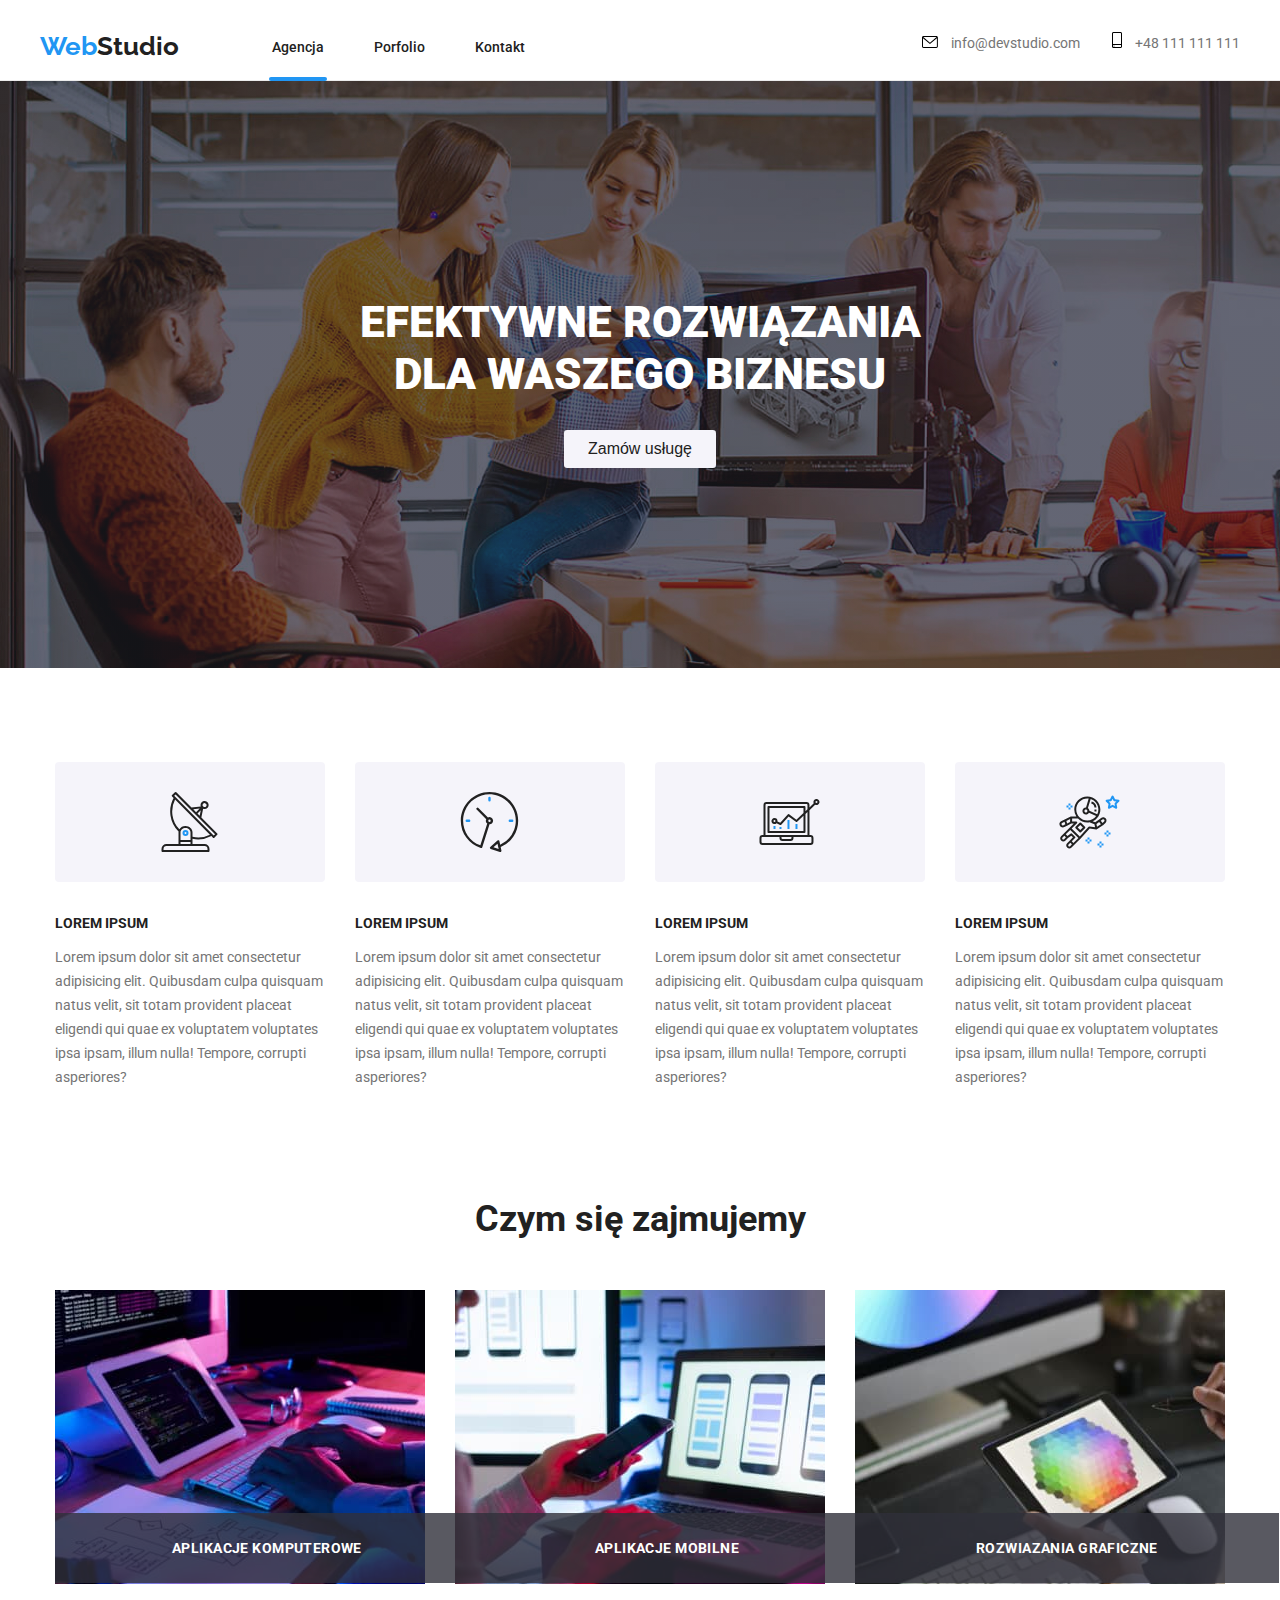
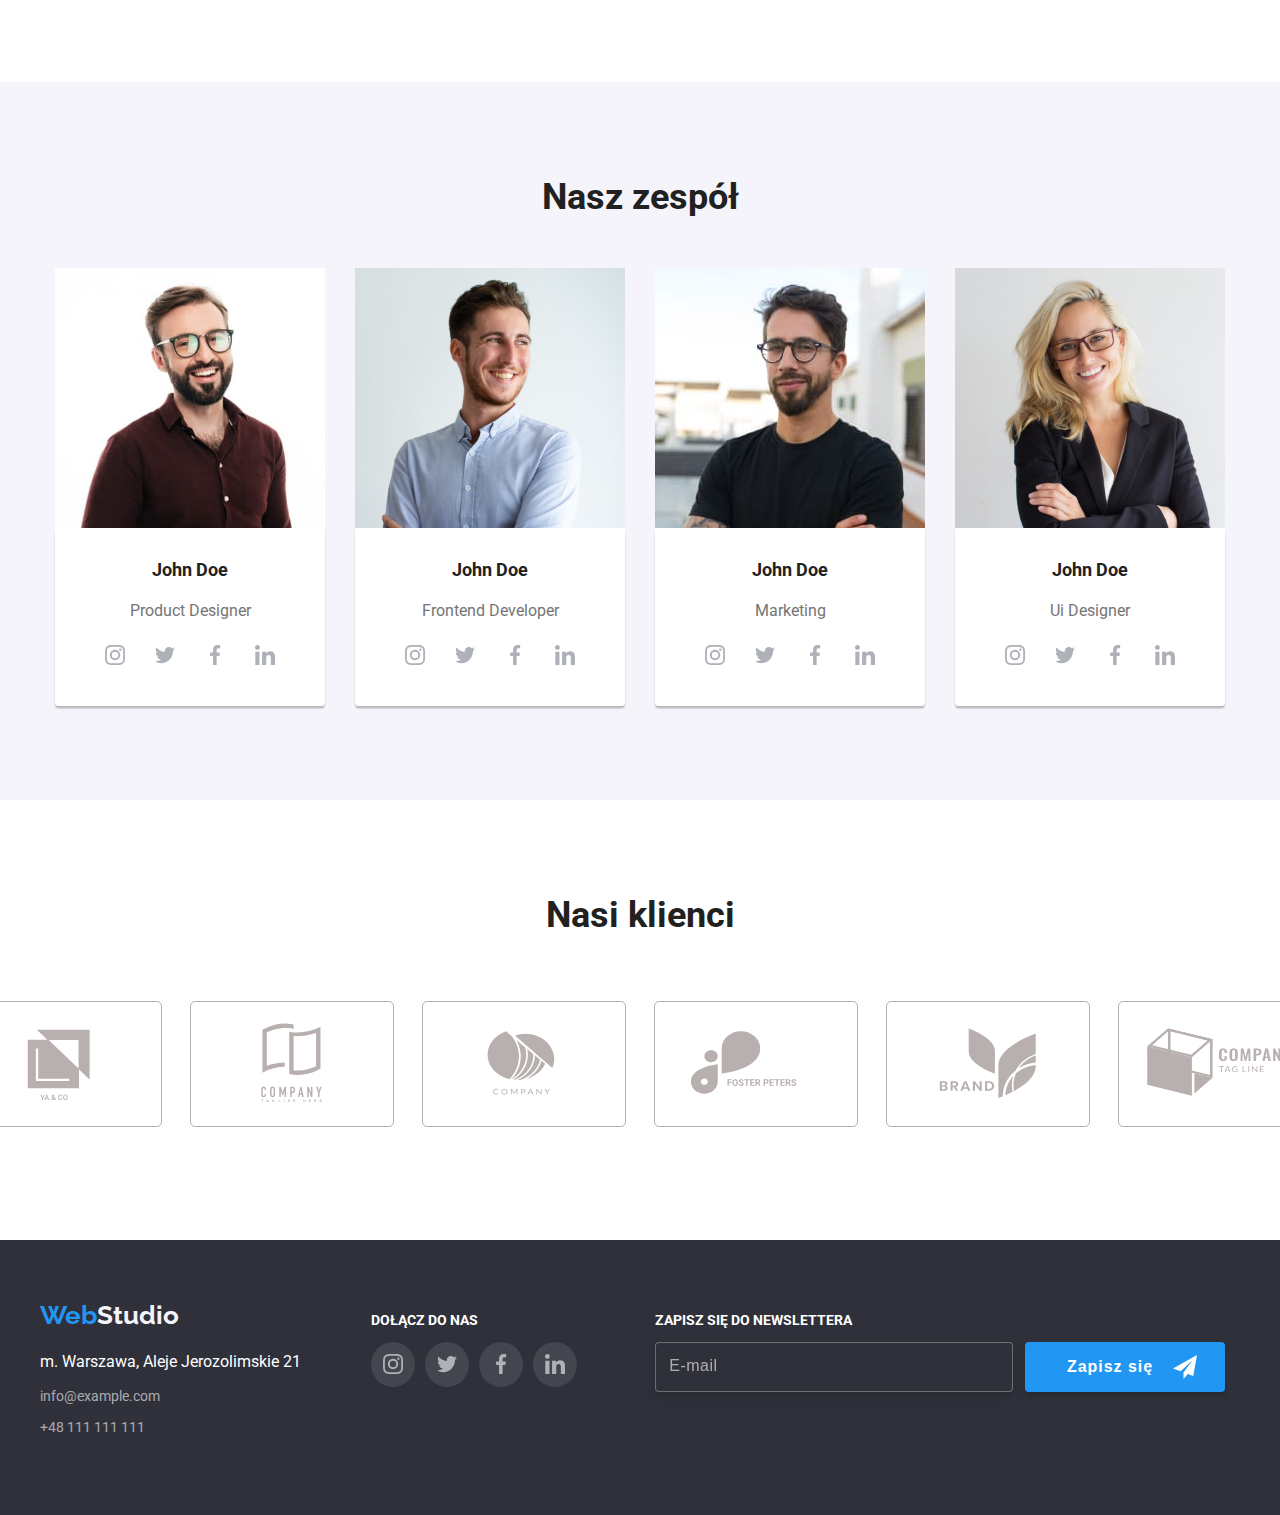
<file: index.html>
<!DOCTYPE html>
<html lang="pl">
  <head>
    <meta charset="UTF-8" />
    <meta http-equiv="X-UA-Compatible" content="IE=edge" />
    <meta name="viewport" content="width=device-width, initial-scale=1.0" />

    <link
      href="https://fonts.googleapis.com/css2?family=Raleway:wght@700&family=Roboto:wght@400;500;700;900&display=swap"
      rel="stylesheet"
    />
    <!-- <link
      rel="stylesheet"
      href="https://cdnjs.cloudflare.com/ajax/libs/modern-normalize/1.1.0/modern-normalize.min.css"
      integrity="sha512-wpPYUAdjBVSE4KJnH1VR1HeZfpl1ub8YT/NKx4PuQ5NmX2tKuGu6U/JRp5y+Y8XG2tV+wKQpNHVUX03MfMFn9Q=="
      crossorigin="anonymous"
      referrerpolicy="no-referrer"
    /> -->

    <title>WebStudio</title>

    <link rel="preconnect" href="https://fonts.googleapis.com" />
    <link rel="preconnect" href="https://fonts.gstatic.com" crossorigin />
    <link
      rel="stylesheet"
      href="https://cdnjs.cloudflare.com/ajax/libs/modern-normalize/1.1.0/modern-normalize.min.css"
      integrity="sha512-wpPYUAdjBVSE4KJnH1VR1HeZfpl1ub8YT/NKx4PuQ5NmX2tKuGu6U/JRp5y+Y8XG2tV+wKQpNHVUX03MfMFn9Q=="
      crossorigin="anonymous"
      referrerpolicy="no-referrer"
    />

    <link rel="stylesheet" href="./css/main.min.css" />


  </head>
  <body>
    <header class="header-line">
      <div class="container">
        <div class="main-nav">
          <div class="main-nav__logo-apk">
            <a class="main-nav__logo" href="./index.html"
            ><span class="main-nav__logo main-nav__logo--blue">Web</span
            ><span class="main-nav__logo main-nav__logo--black">Studio</span></a>
            <nav>
              <ul class="main-nav__apk">
                <li>
                  <a class="main-nav__apk-item main-nav__apk-item--bar" href="./index.html">Agencja</a>
                </li>
                <li>
                  <a class="main-nav__apk-item" href="./portfolio.html">Porfolio</a>
                </li>
                <li>
                  <a class="main-nav__apk-item" href="#">Kontakt</a>
                </li>
              </ul>
            </nav>
          </div>
          <ul class="main-nav__contacts">
            <li>
              <a
              class="main-nav__contacts-data" href="mailto:info@devstudio.com">
              <svg class="main-nav__contacts-icon" width="16" height="12">
                <use href="./images/icons.svg#icon-envelope"></use>
              </svg>
              info@devstudio.com</a>
        </li>
        <li>
            <a class="main-nav__contacts-data" href="tel:+48111111111">
              <svg class="main-nav__contacts-icon" width="10" height="16">
                <use href="./images/icons.svg#icon-smartphone"></use>
              </svg>
              +48 111 111 111</a>
            </li>
          </ul>
        </div>
      </div>
    </header>
  

    <main>
      <section class="section section--image-overlay ">
        <div class="container">
          <section class="main-banner">
            <h1 class="main-banner__text">
              EFEKTYWNE ROZWIĄZANIA <br />
              DLA WASZEGO BIZNESU
            </h1>
            <button class="main-banner__btn main-banner__btn--margin" type="button" data-modal-open>
              Zamów usługę
            </button>
          </section>
        </div>
      </section>

      
      <section class="section">
        <div class="container">
          <ul class="img-row img-row--nowrap">
            <li>
              <svg
                version="1.1"
                xmlns="http://www.w3.org/2000/svg"
                xmlns:xlink="http://www.w3.org/1999/xlink"
                xmlns:ev="http://www.w3.org/2001/xml-events"
                height="120"
                width="270"
              >
                <rect height="120" width="270" fill="#F5F4FA" rx="4" />

                <use
                  height="60"
                  width="65"
                  x="102"
                  y="30"
                  href="./images/icons.svg#icon-antenna-1"
                ></use>
              </svg>

              <h3 class="img-row__h3">lorem ipsum</h3>
              <p class="img-row__text">
                Lorem ipsum dolor sit amet consectetur adipisicing elit.
                Quibusdam culpa quisquam natus velit, sit totam provident
                placeat eligendi qui quae ex voluptatem voluptates ipsa ipsam,
                illum nulla! Tempore, corrupti asperiores?
              </p>
            </li>
            <li>
              <svg
                version="1.1"
                xmlns="http://www.w3.org/2000/svg"
                xmlns:xlink="http://www.w3.org/1999/xlink"
                xmlns:ev="http://www.w3.org/2001/xml-events"
                height="120"
                width="270"
              >
                <rect height="120" width="270" fill="#F5F4FA" rx="4" />

                <use
                  height="60"
                  width="65"
                  x="102"
                  y="30"
                  href="./images/icons.svg#icon-clock-1"
                ></use>
              </svg>
              <h3 class="img-row__h3">lorem ipsum</h3>
              <p class="img-row__text">
                Lorem ipsum dolor sit amet consectetur adipisicing elit.
                Quibusdam culpa quisquam natus velit, sit totam provident
                placeat eligendi qui quae ex voluptatem voluptates ipsa ipsam,
                illum nulla! Tempore, corrupti asperiores?
              </p>
            </li>
            <li>
              <svg height="120" width="270">
                <rect height="120" width="270" fill="#F5F4FA" rx="4" />

                <use
                  height="60"
                  width="65"
                  x="102"
                  y="30"
                  href="./images/icons.svg#icon-diagram-1"
                ></use>
              </svg>
              <h3 class="img-row__h3">lorem ipsum</h3>
              <p class="img-row__text">
                Lorem ipsum dolor sit amet consectetur adipisicing elit.
                Quibusdam culpa quisquam natus velit, sit totam provident
                placeat eligendi qui quae ex voluptatem voluptates ipsa ipsam,
                illum nulla! Tempore, corrupti asperiores?
              </p>
            </li>
            <li>
              <svg height="120" width="270">
                <rect height="120" width="270" fill="#F5F4FA" rx="4" />

                <use
                  height="60"
                  width="65"
                  x="102"
                  y="30"
                  href="./images/icons.svg#icon-astronaut-1"
                ></use>
              </svg>
              <h3 class="img-row__h3">lorem ipsum</h3>
              <p class="img-row__text">
                Lorem ipsum dolor sit amet consectetur adipisicing elit.
                Quibusdam culpa quisquam natus velit, sit totam provident
                placeat eligendi qui quae ex voluptatem voluptates ipsa ipsam,
                illum nulla! Tempore, corrupti asperiores?
              </p>
            </li>
          </ul>
        </div>
      </section>
      
      <section class="section section--padding">
        <div class="container">
          <h2 class="section-title">Czym się zajmujemy</h2>
          <ul class="img-row">
            <li class="relative">
              <img class="img-row__box"
                src="images/box1.jpg"
                width="370"
                height="294"
                alt="office desk"
              />
              <p class="what-we-do">aplikacje komputerowe</p>
            </li>
            <li class="relative">
              <img
                src="images/box2.jpg"
                width="370"
                height="294"
                alt="mobile mark up on notebook"
              />
              <p class="what-we-do">aplikacje mobilne</p>
            </li>
            <li class="relative">
              <img
                src="images/box3.jpg"
                width="370"
                height="294"
                alt="color cheker on tablet"
              />
              <p class="what-we-do">rozwiazania graficzne</p>
            </li>
          </ul>
        </div>
      </section>

      <!--nasz zespół-->

      <section class="section section--bg-color">
        <div class="container">
          <h2 class="section-title">Nasz zespół</h2>
          <ul class="img-row">
            <li>
              <figure class="member">
                <img class="img-row__box"
                  src="images/img(0).jpg"
                  height="260"
                  width="270"
                  alt="John Doe"
                />
                <figcaption class="member__bg-color">
                  <h3 class="member__name">
                    John Doe
                  </h3>
                  <p class="member__position">
                    Product Designer
                  </p>

                  <div class="member__social-media">
                    <a class="member__social-media-icon" href="#">
                      <svg  width="20" height="20">
                        <use href="./images/icons.svg#icon-instagram-2"></use>
                      </svg>
                    </a>

                    <a class="member__social-media-icon" href="#">
                      <svg width="20" height="20">
                        <use href="./images/icons.svg#icon-twitter-1"></use>
                      </svg>
                    </a>
                    <a class="member__social-media-icon" href="#">
                      <svg width="20" height="20">
                        <use href="./images/icons.svg#icon-facebook-1"></use>
                      </svg>
                    </a>
                    <a class="member__social-media-icon" href="#">
                      <svg width="20" height="20">
                        <use href="./images/icons.svg#icon-linkedin-1"></use>
                      </svg>
                    </a>
                  </div>
                </figcaption>
              </figure>
            </li>
            <li>
              <figure class="member">
                <img class="img-row__box"
                  src="images/img(1).jpg"
                  height="260"
                  width="270"
                  alt="John Doe"
                />
                <figcaption class="member__bg-color">
                  <h3 class="member__name">
                    John Doe
                  </h3>
                  <p class="member__position">
                    Frontend Developer
                  </p>
                  <div class="member__social-media">
                    <a class="member__social-media-icon" href="#">
                      <svg width="20" height="20">
                        <use href="./images/icons.svg#icon-instagram-2"></use>
                      </svg>
                    </a>

                    <a class="member__social-media-icon" href="#">
                      <svg width="20" height="20">
                        <use href="./images/icons.svg#icon-twitter-1"></use>
                      </svg>
                    </a>
                    <a class="member__social-media-icon" href="#">
                      <svg width="20" height="20">
                        <use href="./images/icons.svg#icon-facebook-1"></use>
                      </svg>
                    </a>
                    <a class="member__social-media-icon" href="#">
                      <svg width="20" height="20">
                        <use href="./images/icons.svg#icon-linkedin-1"></use>
                      </svg>
                    </a>
                  </div>
                </figcaption>
              </figure>
            </li>
            <li>
              <figure class="member">
                <img class="img-row__box"
                  src="images/img(2).jpg"
                  height="260"
                  width="270"
                  alt="John Doe"
                />
                <figcaption class="member__bg-color">
                  <h3 class="member__name">
                    John Doe
                  </h3>
                  <p class="member__position">
                    Marketing
                  </p>
                  <div class="member__social-media">
                    <a class="member__social-media-icon" href="#">
                      <svg width="20" height="20">
                        <use href="./images/icons.svg#icon-instagram-2"></use>
                      </svg>
                    </a>

                    <a class="member__social-media-icon" href="#">
                      <svg width="20" height="20">
                        <use href="./images/icons.svg#icon-twitter-1"></use>
                      </svg>
                    </a>
                    <a class="member__social-media-icon" href="#">
                      <svg width="20" height="20">
                        <use href="./images/icons.svg#icon-facebook-1"></use>
                      </svg>
                    </a>
                    <a class="member__social-media-icon" href="#">
                      <svg width="20" height="20">
                        <use href="./images/icons.svg#icon-linkedin-1"></use>
                      </svg>
                    </a>
                  </div>
                </figcaption>
              </figure>
            </li>
            <li>
              <figure class="member">
                <img class="img-row__box"
                  src="images/img(3).jpg"
                  height="260"
                  width="270"
                  alt="John Doe"
                />
                <figcaption class="member__bg-color">
                  <h3 class="member__name">
                    John Doe
                  </h3>
                  <p class="member__position">
                    Ui Designer
                  </p>
                  <div class="member__social-media">
                    <a class="member__social-media-icon" href="#">
                      <svg width="20" height="20">
                        <use href="./images/icons.svg#icon-instagram-2"></use>
                      </svg>
                    </a>

                    <a class="member__social-media-icon" href="#">
                      <svg width="20" height="20">
                        <use href="./images/icons.svg#icon-twitter-1"></use>
                      </svg>
                    </a>
                    <a class="member__social-media-icon" href="#">
                      <svg width="20" height="20">
                        <use href="./images/icons.svg#icon-facebook-1"></use>
                      </svg>
                    </a>
                    <a class="member__social-media-icon" href="#">
                      <svg width="20" height="20">
                        <use href="./images/icons.svg#icon-linkedin-1"></use>
                      </svg>
                    </a>
                  </div>
                </figcaption>
              </figure>
            </li>
          </ul>
        </div>
      </section>
      <section class="section">
        <div class="container">
        <h3 class="section-title">Nasi klienci</h3>

        
          <ul class="our-customers">
            <li>
              <a class="our-customers__icon-box" href="#">
                <svg class="our-customers__icon" width="170" height="92">
                  <use href="./images/icons.svg#icon-Logo"></use>
                </svg>
              </a>
            </li>

            <li>
          <a class="our-customers__icon-box" href="#">
            <svg class="our-customers__icon" width="170" height="92">
              <use href="./images/icons.svg#icon-Logo-2"></use>
            </svg>
          </a>
        </li>
<li>
          <a class="our-customers__icon-box" href="#">
            <svg class="our-customers__icon" width="170" height="92">
              <use href="./images/icons.svg#icon-Logo-3"></use>
            </svg>
          </a>
        </li>
<li>
          <a class="our-customers__icon-box" href="#">
            <svg class="our-customers__icon" width="170" height="92">
              <use href="./images/icons.svg#icon-Logo-4"></use>
            </svg>
          </a>
        </li>
<li>
          <a class="our-customers__icon-box" href="#">
            <svg class="our-customers__icon" width="170" height="92">
              <use href="./images/icons.svg#icon-Logo-5"></use>
            </svg>
          </a>
        </li>
<li>
          <a class="our-customers__icon-box" href="#">
            <svg class="our-customers__icon" width="170" height="92">
              <use href="./images/icons.svg#icon-Logo-6"></use>
            </svg>
          </a>
        </li>

        </ul>
      </div>
      </section>
    </main>


    <footer class="footer">
      <div class="container">
        <div class="footer__items">
          <div>
            <a class="main-nav__logo" href="./index.html"
              ><span class="main-nav__logo main-nav__logo--blue">Web</span
              ><span class="main-nav__logo main-nav__logo--white">Studio</span></a
            >

            <address>
              <ul class="footer__address footer__address--margin">
                <li>
                  <a
                    class="footer__address-city"
                    href="https://goo.gl/maps/EFfzQXjzQr1CS8pH7"
                    >m. Warszawa, Aleje Jerozolimskie 21</a
                  >
                </li>
                <li>
                  <a
                    class="footer__email"
                    href="mailto:info@example.com"
                    >info@example.com</a
                  >
                </li>
                <li>
                  <a class="footer__tel" href="tel:+48111111111"
                    >+48 111 111 111</a
                  >
                </li>
              </ul>
            </address>
          </div>
          <div class="footer__social">
            <h3 class="footer__h3">dołącz do nas</h3>
            <div class="footer__social-media">
              <a class="footer__social-icon" href="#">
                <svg width="20" height="20">
                  <use href="./images/icons.svg#icon-instagram-2"></use>
                </svg>
              </a>

              <a class="footer__social-icon" href="#">
                <svg width="20" height="20">
                  <use href="./images/icons.svg#icon-twitter-1"></use>
                </svg>
              </a>
              <a class="footer__social-icon" href="#">
                <svg width="20" height="20">
                  <use href="./images/icons.svg#icon-facebook-1"></use>
                </svg>
              </a>
              <a  class="footer__social-icon" href="#">
                <svg width="20" height="20">
                  <use href="./images/icons.svg#icon-linkedin-1"></use>
                </svg>
              </a>
            </div>
          </div>
          <div class="footer__newsletter">
            <h3 class="footer__h3">Zapisz się do newslettera</h3>

            <form name="user-email-newsletter" autocomplete="on" method="post">
              
              <div class="footer__newsletter-wrapper">
              <label for="user-email"></label>
              <input 
                class="footer__email-input footer__email-input--placeholder"
                type="email"
                id="user-email"
                placeholder="E-mail"
              />
            </form>
              <button class="footer__btn-email" type="submit">
                Zapisz się
                <svg
                  class="footer__svgSignUp"
                  version="1.1"
                  xmlns="http://www.w3.org/2000/svg"
                  xmlns:xlink="http://www.w3.org/1999/xlink"
                  xmlns:ev="http://www.w3.org/2001/xml-events"
                  height="24"
                  width="24"
                >
                  <use
                    height="24"
                    width="24"
                    x="0"
                    y="0"
                    href="./images/icons.svg#icon-send"
                  ></use>
                </svg>
              </button>

            </div>
         
          </div>
        </div>
      </div>
    </footer>

    <div class="backdrop is-hidden" data-modal>

      <div class="modal">
   
        <button type="button" class="modal__closeBtn" data-modal-close>X</button>
           <div class="modal__formCenter">
                <p class="modal__title">Zostaw swoje dane w formularzu poniżej</p>

                <div class="modal__field" role="group" aria-labelledby="first-name">
                 <form name="first-name" autocomplete="on" method="post"> 
                  <label class="modal__fieldLabel" for="first-name">Imie</label>
                  <div class="modal__svgRelative">
                    <input class="modal__fieldInput "type="text" id="first-name"/>
                    <svg class="modal__svgInput" width="12" height="12">
                      <use href="./images/icons.svg#imie"></use>
                    </svg>
                  </div>
                 </form>
                </div>

                <div class="modal__field" role="group" aria-labelledby="telephone-number">
                  <form name="phone" autocomplete="on" method="post">
                  <label class="modal__fieldLabel" for="telephone-number">Telefon</label>
                    <div class="modal__svgRelative">
                      <input class="modal__fieldInput" type="tel" id="telephone-number"/>
                        <svg class="modal__svgInput" width="13" height="13">
                          <use href="./images/icons.svg#telephone"></use>
                        </svg>
                    </div>
                  </form>
                </div>

                <div class="modal__field" role="group" aria-labelledby="email">
                  <form name="at-addres" autocomplete="on" method="post">
                  <label class="modal__fieldLabel" for="email">Email</label>
                  <div class="modal__svgRelative"> 
                    <input class="modal__fieldInput" type="email" id="email"/>
                      <svg class="modal__svgInput" width="13" height="13">
                        <use href="./images/icons.svg#email"></use>
                      </svg>
                  </div>
                  </form> 
                </div>

                <div class="modal__field modal__field--bottomTexarea" role="group" aria-labelledby="komentarz">
                  <form name="user-comment" method="post">
                    <label class="modal__fieldLabel" for="comment">Komentarz</label>
                    <textarea class="modal__textarea" id="comment" placeholder="Wprowadz tekst"></textarea>
                
                </div>

                
                <div class="modal__bottomFlex" role="group" aria-labelledby="akcept-rules">
                  
                  <label class="custom-check-box">
                    <form name="rules-check" autocomplete="off">
                    <input type="checkbox">
                    </form>
                   
                    <svg width="11" height="8">
                      <use href="./images/icons.svg#check-box"></use>
                    </svg>
          

                        <span class="modal__regulamin-font  modal__regulamin-font--marginLeft">Oświadczam iż akceptuję </span> <a class="modal__regulamin-font-link" href="#">Regulamin</a> <span class="modal__regulamin-font"> i </span> <a class="modal__regulamin-font-link" href="#">Politykę Prywatności.</a>
                  </label>
            

                  <button class="modal__butto-modal-submit" type="submit">Wyślij</button>
               
              </div>


          </div>
    </div>

    <script src="./js/modal.js"></script>
  </body>
</html>
</file>
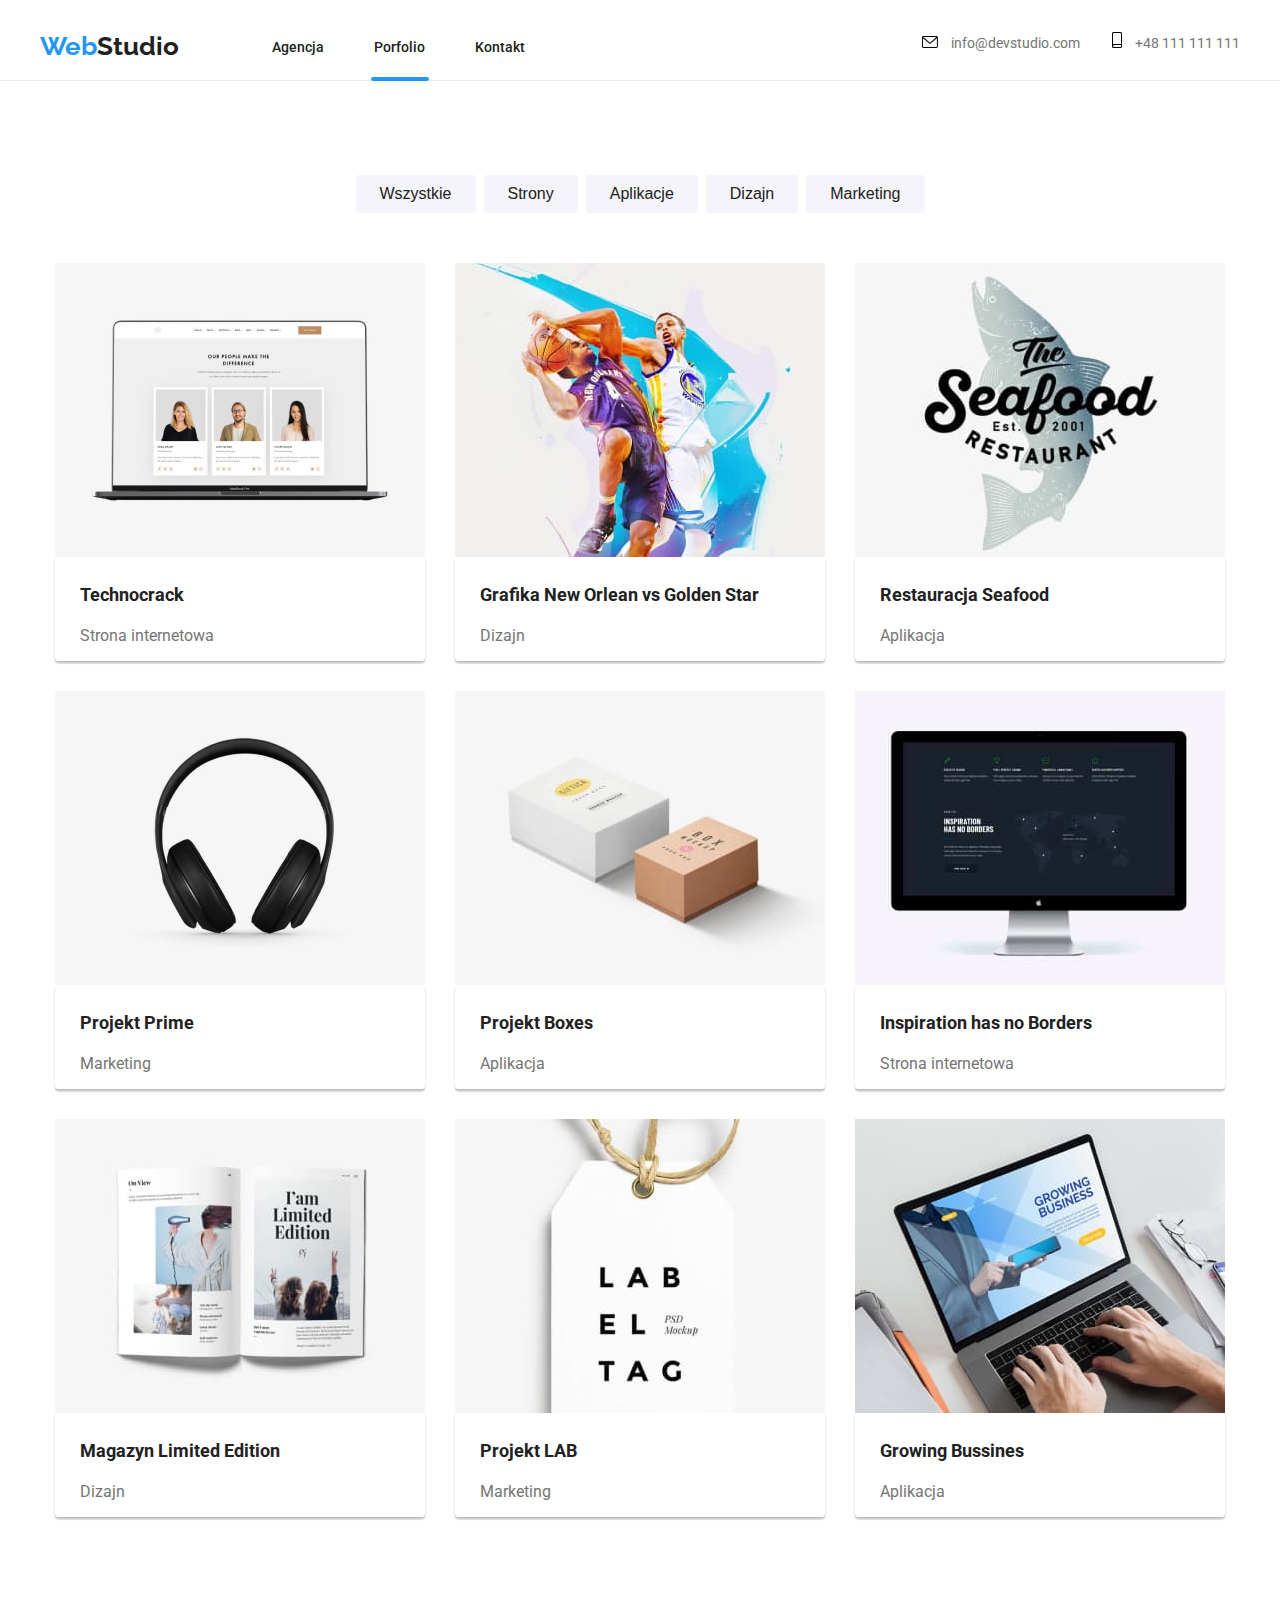
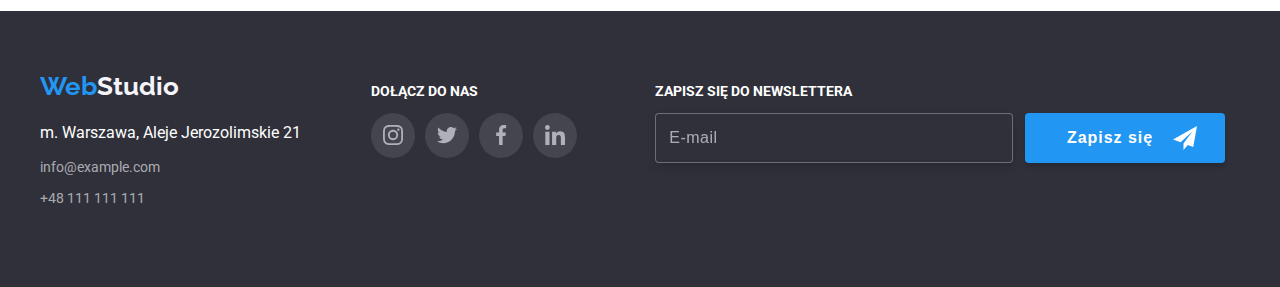
<file: portfolio.html>
<!DOCTYPE html>
<html lang="pl">
  <head>
    <meta charset="UTF-8" />
    <meta http-equiv="X-UA-Compatible" content="IE=edge" />
    <meta name="viewport" content="width=device-width, initial-scale=1.0" />

    <!-- <link rel="stylesheet" href="./css/styles.css" /> -->
    <title>hw2-portfolio</title>

    <link rel="preconnect" href="https://fonts.googleapis.com" />
    <link rel="preconnect" href="https://fonts.gstatic.com" crossorigin />
    <link
      href="https://fonts.googleapis.com/css2?family=Raleway:wght@700&family=Roboto:wght@400;500;700;900&display=swap"
      rel="stylesheet"
    />
    <link rel="stylesheet" href="./css/main.min.css" />
    
    
  </head>
  <body>
    <header class="header-line">
      <div class="container">
        <div class="main-nav">
          <div class="main-nav__logo-apk">
            <a class="main-nav__logo" href="./index.html"
            ><span class="main-nav__logo main-nav__logo--blue">Web</span
            ><span class="main-nav__logo main-nav__logo--black">Studio</span></a>
            <nav>
              <ul class="main-nav__apk">
                <li>
                  <a class="main-nav__apk-item " href="./index.html">Agencja</a>
                </li>
                <li>
                  <a class="main-nav__apk-item main-nav__apk-item--bar" href="./portfolio.html">Porfolio</a>
                </li>
                <li>
                  <a class="main-nav__apk-item" href="#">Kontakt</a>
                </li>
              </ul>
            </nav>
          </div>
          <ul class="main-nav__contacts">
            <li>
                <a
                  class="main-nav__contacts-data" href="mailto:info@devstudio.com">
                  <svg class="main-nav__contacts-icon" width="16" height="12">
                    <use href="./images/icons.svg#icon-envelope"></use>
                  </svg>
                  info@devstudio.com</a>
            </li>
            <li>
                <a class="main-nav__contacts-data" href="tel:+48111111111">
                  <svg class="main-nav__contacts-icon" width="10" height="16">
                    <use href="./images/icons.svg#icon-smartphone"></use>
                  </svg>
                  +48 111 111 111</a>
            </li>
          </ul>
        </div>
      </div>
    </header>

    <!-- main -->

    <main>
      <!--przyciski "wszystkie - strony - ..."-->

      <section class="section">
        <div class="container">
          <ul class="portfolio-btn">
            <li>
              <button
                class="main-banner__btn "
                type="button"
              >
                Wszystkie
              </button>
            </li>
            <li>
              <button
                class="main-banner__btn "
                type="button"
              >
                Strony
              </button>
            </li>
            <li>
              <button
                class="main-banner__btn "
                type="button"
              >
                Aplikacje
              </button>
            </li>
            <li>
              <button
                class="main-banner__btn "
                type="button"
              >
                Dizajn
              </button>
            </li>
            <li>
              <button
                class="main-banner__btn "
                type="button"
              >
                Marketing
              </button>
            </li>
          </ul>

          <!--grupa zdjec 9*9-->

          <ul class="aimg-row">
            <li>
              <figure class="aimg-row__margin">
                <a href="#">
                  <div class="aimg-row__box">
                    <img
                      class="aimg-row__vertical-align"
                      src="./images/technocrack.jpg"
                      height="294"
                      width="370"
                      alt="laptop wyswietlający stronę internetowa"
                    />
                    <div class="aimg-row__overlay">
                      Technocrack jest popularną platformą wykorzystywaną do
                      rozpowszechniania koronawirusa. Firmy wykorzystują tę
                      platformę do celów szpiegowskich i ataków na
                      niezabezpieczone serwery konkurencji
                    </div>
                  </div>
                </a>

                <figcaption
                  class="member__bg-color member__bg-color--light-shadow"
                >
                  <h3 class="member__name member__name--left">Technocrack</h3>
                  <p class="member__position member__position--left">
                    Strona internetowa
                  </p>
                </figcaption>
              </figure>
            </li>

            <li>
              <figure class="aimg-row__margin">
                <a href="#">
                  <div class="aimg-row__box">
                    <img
                      class="aimg-row__vertical-align"
                      src="./images/new-orlean.jpg"
                      height="294"
                      width="370"
                      alt="dwoch koszykarzy NBA"
                    />
                    <div class="aimg-row__overlay">
                      Technocrack jest popularną platformą wykorzystywaną do
                      rozpowszechniania koronawirusa. Firmy wykorzystują tę
                      platformę do celów szpiegowskich i ataków na
                      niezabezpieczone serwery konkurencji
                    </div>
                  </div></a
                >
                <figcaption
                  class="member__bg-color member__bg-color--light-shadow"
                >
                  <h3 class="member__name member__name--left">
                    Grafika New Orlean vs Golden Star
                  </h3>
                  <p class="member__position member__position--left">Dizajn</p>
                </figcaption>
              </figure>
            </li>
            <li>
              <figure class="aimg-row__margin">
                <a href="#">
                  <div class="aimg-row__box">
                    <img
                      class="aimg-row__vertical-align"
                      src="./images/seafood.jpg"
                      height="294"
                      width="370"
                      alt="logo restauracji"
                    />
                    <div class="aimg-row__overlay">
                      Technocrack jest popularną platformą wykorzystywaną do
                      rozpowszechniania koronawirusa. Firmy wykorzystują tę
                      platformę do celów szpiegowskich i ataków na
                      niezabezpieczone serwery konkurencji
                    </div>
                  </div></a
                >
                <figcaption
                  class="member__bg-color member__bg-color--light-shadow"
                >
                  <h3 class="member__name member__name--left">
                    Restauracja Seafood
                  </h3>
                  <p class="member__position member__position--left">
                    Aplikacja
                  </p>
                </figcaption>
              </figure>
            </li>
            <li>
              <figure class="aimg-row__margin">
                <a href="#">
                  <div class="aimg-row__box">
                    <img
                      class="aimg-row__vertical-align"
                      src="./images/projekt-prime.jpg"
                      height="294"
                      width="370"
                      alt="słuchawki nauszne"
                    />
                    <div class="aimg-row__overlay">
                      Technocrack jest popularną platformą wykorzystywaną do
                      rozpowszechniania koronawirusa. Firmy wykorzystują tę
                      platformę do celów szpiegowskich i ataków na
                      niezabezpieczone serwery konkurencji
                    </div>
                  </div></a
                >
                <figcaption
                  class="member__bg-color member__bg-color--light-shadow"
                >
                  <h3 class="member__name member__name--left">Projekt Prime</h3>
                  <p class="member__position member__position--left">
                    Marketing
                  </p>
                </figcaption>
              </figure>
            </li>
            <li>
              <figure class="aimg-row__margin">
                <a href="#">
                  <div class="aimg-row__box">
                    <img
                      class="aimg-row__vertical-align"
                      src="./images/projekt-boxes.jpg"
                      height="294"
                      width="370"
                      alt="kartonowe pudełka"
                    />
                    <div class="aimg-row__overlay">
                      Technocrack jest popularną platformą wykorzystywaną do
                      rozpowszechniania koronawirusa. Firmy wykorzystują tę
                      platformę do celów szpiegowskich i ataków na
                      niezabezpieczone serwery konkurencji
                    </div>
                  </div></a
                >
                <figcaption
                  class="member__bg-color member__bg-color--light-shadow"
                >
                  <h3 class="member__name member__name--left">Projekt Boxes</h3>
                  <p class="member__position member__position--left">
                    Aplikacja
                  </p>
                </figcaption>
              </figure>
            </li>

            <li>
              <figure class="aimg-row__margin">
                <a href="#">
                  <div class="aimg-row__box">
                    <img
                      class="aimg-row__vertical-align"
                      src="./images/inspiration.jpg"
                      height="294"
                      width="370"
                      alt="monitor komputerow wyświetlający stronę inte,"
                    />
                    <div class="aimg-row__overlay">
                      Technocrack jest popularną platformą wykorzystywaną do
                      rozpowszechniania koronawirusa. Firmy wykorzystują tę
                      platformę do celów szpiegowskich i ataków na
                      niezabezpieczone serwery konkurencji
                    </div>
                  </div></a
                >
                <figcaption
                  class="member__bg-color member__bg-color--light-shadow"
                >
                  <h3 class="member__name member__name--left">
                    Inspiration has no Borders
                  </h3>
                  <p class="member__position member__position--left">
                    Strona internetowa
                  </p>
                </figcaption>
              </figure>
            </li>
            <li>
              <figure class="aimg-row__margin">
                <a href="#">
                  <div class="aimg-row__box">
                    <img
                      class="aimg-row__vertical-align"
                      src="./images/limited-edition.jpg"
                      height="294"
                      width="370"
                      alt="czasopismo"
                    />
                    <div class="aimg-row__overlay">
                      Technocrack jest popularną platformą wykorzystywaną do
                      rozpowszechniania koronawirusa. Firmy wykorzystują tę
                      platformę do celów szpiegowskich i ataków na
                      niezabezpieczone serwery konkurencji
                    </div>
                  </div></a
                >
                <figcaption
                  class="member__bg-color member__bg-color--light-shadow"
                >
                  <h3 class="member__name member__name--left">
                    Magazyn Limited Edition
                  </h3>
                  <p class="member__position member__position--left">Dizajn</p>
                </figcaption>
              </figure>
            </li>
            <li>
              <figure class="aimg-row__margin">
                <a href="#">
                  <div class="aimg-row__box">
                    <img
                      class="aimg-row__vertical-align"
                      src="./images/lab.jpg"
                      height="294"
                      width="370"
                      alt="papierowa metka"
                    />
                    <div class="aimg-row__overlay">
                      Technocrack jest popularną platformą wykorzystywaną do
                      rozpowszechniania koronawirusa. Firmy wykorzystują tę
                      platformę do celów szpiegowskich i ataków na
                      niezabezpieczone serwery konkurencji
                    </div>
                  </div></a
                >
                <figcaption
                  class="member__bg-color member__bg-color--light-shadow"
                >
                  <h3 class="member__name member__name--left">Projekt LAB</h3>
                  <p class="member__position member__position--left">
                    Marketing
                  </p>
                </figcaption>
              </figure>
            </li>
            <li>
              <figure class="aimg-row__margin">
                <a href="#">
                  <div class="aimg-row__box">
                    <img
                      class="aimg-row__vertical-align"
                      src="./images/growing-bussines.jpg"
                      height="294"
                      width="370"
                      alt="laptop"
                    />
                    <div class="aimg-row__overlay">
                      Technocrack jest popularną platformą wykorzystywaną do
                      rozpowszechniania koronawirusa. Firmy wykorzystują tę
                      platformę do celów szpiegowskich i ataków na
                      niezabezpieczone serwery konkurencji
                    </div>
                  </div></a
                >
                <figcaption
                  class="member__bg-color member__bg-color--light-shadow"
                >
                  <h3 class="member__name member__name--left">
                    Growing Bussines
                  </h3>
                  <p class="member__position member__position--left">
                    Aplikacja
                  </p>
                </figcaption>
              </figure>
            </li>
          </ul>
        </div>
      </section>
    </main>

    <!--stopka strony-->
    <footer class="footer">
      <div class="container">
        <div class="footer__items">
          <div>
            <a class="main-nav__logo" href="./index.html"
              ><span class="main-nav__logo main-nav__logo--blue">Web</span
              ><span class="main-nav__logo main-nav__logo--white">Studio</span></a
            >

            <address>
              <ul class="footer__address footer__address--margin">
                <li>
                  <a
                    class="footer__address-city"
                    href="https://goo.gl/maps/EFfzQXjzQr1CS8pH7"
                    >m. Warszawa, Aleje Jerozolimskie 21</a
                  >
                </li>
                <li>
                  <a
                    class="footer__email"
                    href="mailto:info@example.com"
                    >info@example.com</a
                  >
                </li>
                <li>
                  <a class="footer__tel" href="tel:+48111111111"
                    >+48 111 111 111</a
                  >
                </li>
              </ul>
            </address>
          </div>
          <div class="footer__social">
            <h3 class="footer__h3">dołącz do nas</h3>
            <div class="footer__social-media">
              <a class="footer__social-icon" href="#">
                <svg width="20" height="20">
                  <use href="./images/icons.svg#icon-instagram-2"></use>
                </svg>
              </a>

              <a class="footer__social-icon" href="#">
                <svg width="20" height="20">
                  <use href="./images/icons.svg#icon-twitter-1"></use>
                </svg>
              </a>
              <a class="footer__social-icon" href="#">
                <svg width="20" height="20">
                  <use href="./images/icons.svg#icon-facebook-1"></use>
                </svg>
              </a>
              <a  class="footer__social-icon" href="#">
                <svg width="20" height="20">
                  <use href="./images/icons.svg#icon-linkedin-1"></use>
                </svg>
              </a>
            </div>
          </div>
          <div class="footer__newsletter">
            <h3 class="footer__h3">Zapisz się do newslettera</h3>

            <form name="user-email-newsletter" autocomplete="on" method="post">
              
              <div class="footer__newsletter-wrapper">
              <label for="user-email"></label>
              <input 
                class="footer__email-input footer__email-input--placeholder"
                type="email"
                id="user-email"
                placeholder="E-mail"
              />
            </form>
              <button class="footer__btn-email" type="submit">
                Zapisz się
                <svg
                  class="footer__svgSignUp"
                  version="1.1"
                  xmlns="http://www.w3.org/2000/svg"
                  xmlns:xlink="http://www.w3.org/1999/xlink"
                  xmlns:ev="http://www.w3.org/2001/xml-events"
                  height="24"
                  width="24"
                >
                  <use
                    height="24"
                    width="24"
                    x="0"
                    y="0"
                    href="./images/icons.svg#icon-send"
                  ></use>
                </svg>
              </button>

            </div>
         
          </div>
        </div>
      </div>
    </footer>





  </body>
</html>
</file>
<file: css/styles.css>
body {
  font-family: "Roboto", sans-serif;
  color: var(--dark-black);
  margin: 0;
}

:root {
  --blue-hover: #2196f3;
  --dark-black: #212121;
  --gray: #757575;
  --footer-color: #2f303a;
  --light-gray: #f5f4fa;
}

/*stylizacja przyciskow button*/

.main-banner__btn {
  color: var(--dark-black);
  background-color: #f5f4fa;
  box-sizing: border-box;
  height: 38px;
  padding: 0 24px;
  border: none;
  border-radius: 0.2em;
  font-size: 16px;
  cursor: pointer;
  line-height: 1.62;
  font-weight: 500;
  display: inline-block;
  margin: 0 auto;
  margin-bottom: 121px;
  transition: box-shadow, background-color 250ms cubic-bezier(0.4, 0, 0.2, 1);
}

.main-banner__btn--margin {
  margin-bottom: 0;
}

.main-banner__btn:hover {
  box-shadow: 0px 3px 1px rgba(0, 0, 0, 0.1), 0px 1px 2px rgba(0, 0, 0, 0.08),
    0px 2px 2px rgba(0, 0, 0, 0.12);
  /*border-radius: 4px;*/
  background-color: var(--blue-hover);
}

/* .margin-bottom0 {
  margin-bottom: 0;
} */

.portfolio-btn {
  margin: 0px;
  padding: 0px 0 50px;
  display: flex;
  flex-direction: row;
  flex-wrap: wrap;
  justify-content: center;
  gap: 8px;
  position: relative;
  list-style: none;
}

/* stylizacvja navigacji pseudoklasa*/

.main-nav__apk-item {
  text-decoration: none;
  list-style-type: none;
  color: inherit;
  font-size: 14px;
  font-weight: 500;
  position: relative;
  transition: color 250ms cubic-bezier(0.4, 0, 0.2, 1);
}

.main-nav__apk-item:hover {
  color: var(--blue-hover);
}

.main-nav__apk-item--bar::after {
  content: "";
  position: absolute;
  display: block;
  width: 58px;
  height: 4px;
  background: var(--blue-hover);
  right: 50%;
  transform: translatex(50%);
  bottom: -26px;
  border-radius: 2px;
}

/* stylizacvja navigacji*/

/* li:last-child {
  padding: 0px;
} */

.img-row__h3 {
  font-size: 14px;
  line-height: 1.14;
  text-transform: uppercase;
  margin-top: 30px;
}

.img-row__text {
  color: var(--gray);
  font-size: 14px;
  line-height: 1.71;
}

.main-nav__logo {
  font-family: "Raleway", sans-serif;
  font-weight: bold;
  font-size: 26px;
  text-decoration: none;
}

/* .headerLogo:visited {
  color: black;
} */

.main-nav__logo--blue {
  color: var(--blue-hover);
}

.main-nav__logo--black {
  color: var(--dark-black);
}

.main-nav__logo--white {
  color: var(--light-gray);
}

/* .footerStyle__blue {
  color: var(--blue-hover);
} */

.main-nav__contacts {
  display: flex;
  padding-left: 0px;
  margin-top: 32px;
  align-items: baseline;
  list-style: none;
}

.main-nav__contacts-data {
  color: var(--gray);
  text-decoration: none;
  font-size: 14px;
  transition: color 250ms cubic-bezier(0.4, 0, 0.2, 1);
}

.main-nav__contacts-data:hover {
  color: var(--blue-hover);
  fill: var(--blue-hover);
}

/* .header__grayLinks--paddingLeft {
  padding-left: 30px;
} */

.member__name {
  font-weight: 700;
  font-size: 18px;
  line-height: 36px;
  color: inherit;
  margin: 0px;
  padding-bottom: 4px;
  padding-top: 20px;
  text-align: center;
}

.member__name--left {
  text-align: left;
  padding-left: 24px;
}

.member__position {
  color: var(--gray);
  font-size: 16px;
  font-weight: 400;
  line-height: 30px;
  margin: 0;
  padding-top: 4px;
  text-align: center;
  padding-bottom: 9px;
}

.member__position--left {
  text-align: left;
  padding-left: 24px;
}

.main-banner__text {
  font-family: roboto;
  font-style: normal;
  color: #fff;
  font-weight: 900;
  text-align: center;
  font-size: 44px;
  margin: 0px;
  padding-top: 121px;
  margin-bottom: 30px;
}

.headerLogo__white {
  color: #fff;
}

.section {
  padding-bottom: 94px;
  padding-top: 94px;
}

.section--bg-color {
  background-color: var(--light-gray);
}

.section--padding {
  padding-top: 0;
}

.section--image-overlay {
  background-image: linear-gradient(
      rgba(47, 48, 58, 0.4),
      rgba(47, 48, 58, 0.4)
    ),
    url("../images/img-overlay.jpeg");
  max-width: 1600px;
  margin: 0 auto;
}

.container {
  max-width: 1200px;
  margin: 0 auto;
}

/* .padding0px {
  padding-bottom: 0px;
} */

/* .flex9x9 {
  display: flex;
  flex-wrap: wrap;
  gap: 30px;
  justify-content: center;
  padding: 0;
  margin: 0;
  align-content: stretch;
} */

.img-row__margin {
  margin: 0;
}

/* .flex9x9 figure:hover {
  box-shadow: 0px 1px 1px rgba(0, 0, 0, 0.12), 0px 4px 4px rgba(0, 0, 0, 0.06),
    1px 4px 6px rgba(0, 0, 0, 0.16);
} */

.main-nav {
  display: flex;
  justify-content: space-between;
  align-items: center;
  flex-shrink: ;
}

.main-nav__logo-apk {
  display: flex;
  justify-content: flex-start;
  align-items: center;
  margin-top: 24px;
}

.main-banner {
  display: flex;

  flex-direction: column;
}

.main-nav__apk {
  display: flex;
  flex-wrap: wrap;
  margin: 0;
  padding-inline-start: 0px;
  gap: 50px;
  align-items: center;
  margin-left: 93px;
  list-style: none;
}

.header-line {
  border-bottom: 1px solid #ececec;
  height: 80px;
}

/* .baground {
  background-color: var(--blue-hover);
} */

.member {
  background-color: #ffffff;
  padding: 0;
  margin: 0;
}

.member__bg-color {
  box-shadow: 00px 3px 1px rgba(0, 0, 0, 0.1), 0px 1px 2px rgba(0, 0, 0, 0.08),
    0px 2px 2px rgba(0, 0, 0, 0.12);
  border-radius: 0px 0px 4px 4px;
  margin: 0;
  display: block;
  transition: box-shadow 250ms cubic-bezier(0.4, 0, 0.2, 1);
  border-bottom: 1px #eee solid;
  border-left: 1px #eee solid;
  border-right: 1px #eee solid;
}

.member__bg-color--light-shadow {
  box-shadow: 0px 0px 0px rgba(0, 0, 0, 0.1);
  border: 1px solid #eee;
  border-top: 0px solid #eee;
}
.member__social-media {
  display: flex;
  justify-content: center;
  align-items: center;
  gap: 10px;
  margin: 0px 0 30px 0;
}

.member__social-media-icon {
  padding: 10px;
  display: flex;
  justify-content: center;
  align-items: center;
  border-radius: 50%;
  fill: #afb1b8;
}

.member__social-media-icon:hover {
  fill: #fff;
  background-color: var(--blue-hover);
  transition: background-color 250ms cubic-bezier(0.4, 0, 0.2, 1);
}

.main-nav__contacts-icon {
  margin-right: 10px;
  margin-left: 32px;
}

/* .tel:hover {
  stroke: var(--blue-hover);
} */

.our-customers {
  display: flex;
  justify-content: center;
  gap: 30px;
  padding-left: 0;
  list-style: none;
}

.our-customers__icon-box {
  fill: #b8afaf;
  transition: fill 250ms cubic-bezier(0.4, 0, 0.2, 1);
}

.our-customers__icon-box:hover,
.our-customers__icon-box:focus {
  fill: var(--blue-hover);
}

/* .blue-logo-dimensions {
  padding-left: 300px;
} */

.our-customers__icon {
  outline: 1px solid #afb1b8;
  border-radius: 4px;
  padding: 16px;
  transition: outline 250ms cubic-bezier(0.4, 0, 0.2, 1);
}

.our-customers__icon:hover,
.our-customers__icon:focus {
  outline: 1px solid var(--blue-hover);
}

.img-row__box {
  position: relative;
  overflow: hidden;
  display: block;
  /* bottom: -4px; */
}

.img-row__vertical-align {
  vertical-align: bottom;
}
.img-row__overlay {
  position: absolute;
  box-sizing: border-box;
  top: 0;
  left: 0;
  width: 100%;
  height: 100%;
  background-color: rgba(33, 150, 243, 0.9);
  color: #fff;
  padding: 49px 45px 49px 24px;
  font-weight: 400;
  font-size: 18px;
  line-height: 28px;
  letter-spacing: 0.03em;
  transform: translatey(100%);
  transition: 250ms cubic-bezier(0.4, 0, 0.2, 1);
}

.img-row__box:hover .img-row__overlay {
  transform: translatey(0);
}

/* okno modalne */

.backdrop {
  /*szare tlo*/
  position: fixed;
  display: flex;
  justify-content: center;
  align-items: center;
  left: 0;
  top: 0;
  width: 100%;
  height: 100%;
  background-color: rgba(0, 0, 0, 0.2);
}

.is-hidden {
  opacity: 0;
  visibility: hidden;
  pointer-events: none;
  transition: opacity 500ms 100ms ease, visibility 500ms 500ms ease,
    transform 500ms 500ms ease;
}

.modal {
  /*biale okno*/
  position: relative;

  width: 528px;
  min-height: 581px;
  background-color: #fff;
  box-shadow: 0px 1px 3px rgba(0, 0, 0, 0.12), 0px 1px 1px rgba(0, 0, 0, 0.14),
    0px 2px 1px rgba(0, 0, 0, 0.2);
  border-radius: 4px;

  transition: transform 700ms;
}

.modal__closeBtn {
  /*przycisk zamykania*/
  position: absolute;
  top: 8px;
  right: 8px;
  width: 30px;
  height: 30px;
  background-color: #fff;
  border: 1px solid rgba(0, 0, 0, 0.1);
  border-radius: 50%;
  cursor: pointer;
}

.is-hidden .modal {
  transform: scale(4);
}

.section-title {
  text-align: center;
  padding-bottom: 50px;
  margin: 0;
  font-size: 36px;
}

.img-row {
  display: flex;
  gap: 30px;
  flex-wrap: wrap;
  padding: 0 15px;
  margin: 0;
  justify-content: space-around;
  list-style: none;
}

.img-row--nowrap {
  flex-wrap: nowrap;
}

.relative {
  position: relative;
}

.what-we-do {
  position: absolute;
  color: #fff;
  text-transform: uppercase;
  font-weight: 700;
  font-size: 14px;
  line-height: 16px;
  text-align: center;
  margin: 0 auto;
  padding: 27px;
  letter-spacing: 0.03em;
  background-color: rgba(47, 48, 58, 0.8);
  width: 100%;
  top: 75%;
}

/* .img-row__overlay{
  border: 2px solid red;
} */

/* modal form */

.modal__formCenter {
  width: 448px;
  margin: 40px auto;
}
.form-center p {
  font-style: normal;
  font-weight: 700;
  font-size: 20px;
  line-height: 23px;
  text-align: center;
  letter-spacing: 0.03em;
  margin-top: 40px;
  color: var(--dark-black);
}

.modal__field {
  display: flex;
  flex-direction: column;
  width: 100%;
  position: relative;
}

.modal__fieldInput {
  height: 40px;
  border: 1px solid rgba(33, 33, 33, 0.2);
  border-radius: 4px;
  padding-left: 42px;
  width: 100%;
}

.modal__textarea {
  height: 40px;
  border: 1px solid rgba(33, 33, 33, 0.2);
  border-radius: 4px;
  padding: 12px 16px;
  height: 120px;
  width: 448px;
  resize: none;
}

.modal__fieldLabel {
  font-weight: 400;
  font-size: 12px;
  line-height: 14px;
  letter-spacing: 0.01em;
  color: var(--gray);
  margin-bottom: 4px;
}

.modal__svgRelative {
  position: relative;
  margin-bottom: 10px;
  border-radius: 4px;
  width: 100%;
  fill: var(--gray);
}

.modal__svgRelative:hover {
  fill: var(--blue-hover);
  transition: fill 250ms cubic-bezier(0.4, 0, 0.2, 1);
}

input:hover,
textarea:hover {
  border: 1px solid var(--blue-hover);
  transition: border 250ms cubic-bezier(0.4, 0, 0.2, 1);
}

input:focus + .svg-input {
  fill: var(--blue-hover);
}

input:focus,
textarea:focus {
  border: 1px solid var(--blue-hover);
}

/*hover&focus for input textarea*/

.modal__svgInput {
  position: absolute;
  top: 50%;
  left: 15px;
  transform: translateY(-50%);
}

textarea::placeholder {
  font-weight: 400;
  font-size: 12px;
  line-height: 14px;
  letter-spacing: 0.01em;
  color: rgba(117, 117, 117, 0.5);
}

/*check box before*/

.modal__customCheckBox {
  position: relative;
  display: flex;
  align-items: center;
}

.custom-check-box input[type="checkbox"] {
  background-color: #fff;
  margin: 0;
  appearance: none;
  border: 2px solid #666;
  width: 16px;
  height: 15px;
  border-radius: 2px;
}

.custom-check-box svg {
  position: absolute;
  opacity: 0;
  top: 4px;
}

.custom-check-box input[type="checkbox"]:checked + svg {
  opacity: 1;
  background-color: var(--blue-hover);
  fill: #fff;
  height: 15px;
  width: 16px;
  border-radius: 2px;
  transition: background-color 250ms cubic-bezier(0.4, 0, 0.2, 1);
}

.modal__field--bottomTexarea {
  margin-bottom: 20px;
}

.modal__regulamin-font {
  font-family: "Roboto";
  font-style: normal;
  font-weight: 400;
  font-size: 14px;
  line-height: 24px;
  letter-spacing: 0.03em;
  color: var(--gray);
  white-space: pre;
}

.modal__regulamin-font-link:link {
  font-family: "Roboto";
  font-style: normal;
  font-weight: 400;
  font-size: 14px;
  line-height: 24px;
  letter-spacing: 0.03em;
  color: var(--blue-hover);
}

.modal__regulaminFont--marginLeft {
  margin-left: 8px;
}

.modal__butto-modal-submit {
  width: 200px;
  height: 50px;
  background: var(--blue-hover);
  box-shadow: 0px 4px 4px rgba(0, 0, 0, 0.15);
  border-radius: 4px;
  color: #fff;
  border: 0;
  margin-top: 30px;
}

.modal__bottomFlex {
  display: flex;
  flex-direction: column;
  align-items: center;
}

input,
textarea {
  outline: none;
}

.footer {
  background-color: var(--footer-color);
  padding: 60px 0;
}

.footer__items {
  display: flex;
  align-items: flex-start;
}

.footer__address-city {
  text-decoration: none;
  font-style: normal;
  line-height: 2;
  color: white;
}
.footer__address-city:visited {
  color: rgba(255, 255, 255, 0.6);
  text-decoration: underline;
}
.footerStyle__addresBottomWhite:hover {
  text-decoration: underline;
}
.footer__email {
  color: rgba(255, 255, 255, 0.6);
  text-decoration: none;
  line-height: 2.71;
  font-size: 14px;
  margin: 19px 0;
  font-style: normal;
}
.footer__email:hover {
  text-decoration: underline;
}

.footer__address {
  padding: 0;
  margin: 0;
  list-style: none;
}

.footer__address--margin {
  margin-top: 20px;
}

.footer__tel {
  color: rgba(255, 255, 255, 0.6);
  font-style: normal;
  line-height: 1.71;
  text-decoration: none;
  font-size: 14px;
}
.footer__tel:hover {
  text-decoration: underline;
}

.footer__social {
  margin-left: 70px;
  margin-top: 12px;
}

.footer__h3 {
  margin-top: 0;
  text-transform: uppercase;
  color: #fff;
  font-weight: 700;
  font-size: 14px;
  line-height: 16px;
}

.footer__social-media {
  display: flex;
  justify-content: center;
  align-items: center;
  gap: 10px;
  transition: background-color 250ms cubic-bezier(0.4, 0, 0.2, 1);
}

.footer__social-icon {
  padding: 12px;
  padding-bottom: 9px;
  border-radius: 50%;
  fill: #afb1b8;
  background-color: rgba(255, 255, 255, 0.1);
}

.footer__social-icon:hover {
  fill: #fff;
  background-color: var(--blue-hover);
}

.footer__newsletter {
  margin: 12px 0 0 78px;
}

/* .newsletterInput__signUpNewsletter {
  margin: 0 0 10px 0;
  text-transform: uppercase;
  color: #fff;
  font-weight: 700;
  font-size: 14px;
  line-height: 16px;
} */

.footer__email-input {
  width: 358px;
  height: 50px;
  line-height: 0;
  padding-left: 1em;
  margin-right: 12px;
  box-sizing: border-box;
  border: 1px solid rgba(255, 255, 255, 0.3);
  filter: drop-shadow(0px 4px 4px rgba(0, 0, 0, 0.15));
  border-radius: 4px;
  background-color: var(--footer-color);
  color: #fff;
}

.footer__email-input--placeholder::placeholder {
  font-weight: 400;
  font-size: 16px;
  line-height: 20px;
  letter-spacing: 0.03em;
  color: rgba(255, 255, 255, 0.6);
}

/* .input-email:focus {
  border: 1px solid var(--blue-hover);
} */

.footer__btn-email {
  position: relative;
  background-color: var(--blue-hover);
  box-shadow: 0px 4px 4px rgba(0, 0, 0, 0.15);
  border-radius: 4px;
  font-weight: 700;§
  letter-spacing: 0.06em;
  color: #fff;
  width: 200px;
  height: 50px;
  text-align: left;
  padding-left: 42px;
  border: 0px;
  font-size: 16px;
}

/* .newsletterInput__button-email:focus {
  border-color: var(--blue-hover);
} */

/* .newsletterInput__button-email:active {
  box-shadow: 0px 1px 1px rgba(0, 0, 0, 0.15);
  transform: translateY(1px);
} */

.footer__newsletter-wrapper {
  display: flex;
  align-content: space-around;
}

.footer__svgSignUp {
  position: absolute;
  top: 50%;
  transform: translateY(-50%);
  left: 74%;
}
</file>
<file: css/main.min.css>
.container {
  max-width: 1200px;
  margin: 0 auto;
}

.section {
  padding-bottom: 94px;
  padding-top: 94px;
}
.section--bg-color {
  background-color: #f5f4fa;
}
.section--padding {
  padding-top: 0;
}
.section--image-overlay {
  background-image: linear-gradient(rgba(47, 48, 58, 0.4), rgba(47, 48, 58, 0.4)), url("../images/img-overlay.jpeg");
  max-width: 1600px;
  margin: 0 auto;
}

.section-title {
  text-align: center;
  padding-bottom: 50px;
  margin: 0;
  font-size: 36px;
}

.header-line {
  border-bottom: 1px solid #ececec;
  height: 80px;
}

.main-nav {
  display: flex;
  justify-content: space-between;
  align-items: center;
}
.main-nav__logo-apk {
  display: flex;
  justify-content: flex-start;
  align-items: center;
  margin-top: 24px;
}
.main-nav__logo {
  font-family: "Raleway", sans-serif;
  font-weight: bold;
  font-size: 26px;
  text-decoration: none;
}
.main-nav__logo--blue {
  color: #2196f3;
}
.main-nav__logo--black {
  color: #212121;
}
.main-nav__logo--white {
  color: #f5f4fa;
}
.main-nav__apk {
  display: flex;
  flex-wrap: wrap;
  margin: 0;
  -webkit-padding-start: 0px;
          padding-inline-start: 0px;
  gap: 50px;
  align-items: center;
  margin-left: 93px;
  list-style: none;
}
.main-nav__apk-item {
  text-decoration: none;
  list-style-type: none;
  color: inherit;
  font-size: 14px;
  font-weight: 500;
  position: relative;
  transition: color 250ms cubic-bezier(0.4, 0, 0.2, 1);
}
.main-nav__apk-item:hover {
  color: #2196f3;
}
.main-nav__apk-item--bar::after {
  content: "";
  position: absolute;
  display: block;
  width: 58px;
  height: 4px;
  background: #2196f3;
  right: 50%;
  transform: translatex(50%);
  bottom: -26px;
  border-radius: 2px;
}
.main-nav__contacts {
  display: flex;
  padding-left: 0px;
  margin-top: 32px;
  align-items: baseline;
  list-style: none;
}
.main-nav__contacts-data {
  color: #757575;
  text-decoration: none;
  font-size: 14px;
  transition: color 250ms cubic-bezier(0.4, 0, 0.2, 1);
}
.main-nav__contacts-data:hover {
  color: #2196f3;
  fill: #2196f3;
}
.main-nav__contacts-icon {
  margin-right: 10px;
  margin-left: 32px;
}
.main-nav__contacts-icon:hover {
  fill: #2196f3;
}

.main-banner {
  display: flex;
  flex-direction: column;
}
.main-banner__text {
  font-family: roboto;
  font-style: normal;
  color: #ffffff;
  font-weight: 900;
  text-align: center;
  font-size: 44px;
  margin: 0px;
  padding-top: 121px;
  margin-bottom: 30px;
}
.main-banner__btn {
  color: var(--dark-black);
  background-color: #f5f4fa;
  box-sizing: border-box;
  height: 38px;
  padding: 0 24px;
  border: none;
  border-radius: 0.2em;
  font-size: 16px;
  cursor: pointer;
  line-height: 1.62;
  font-weight: 500;
  display: inline-block;
  margin: 0 auto;
  transition: box-shadow, background-color 250ms cubic-bezier(0.4, 0, 0.2, 1);
}
.main-banner__btn:hover {
  color: #ffffff;
}
.main-banner__btn:hover {
  box-shadow: 0px 3px 1px rgba(0, 0, 0, 0.1), 0px 1px 2px rgba(0, 0, 0, 0.08), 0px 2px 2px rgba(0, 0, 0, 0.12);
  background-color: #2196f3;
}
.main-banner__btn--margin {
  margin-bottom: 106px;
}

.img-row {
  display: flex;
  gap: 30px;
  flex-wrap: wrap;
  padding: 0 15px;
  margin: 0;
  justify-content: space-around;
  list-style: none;
}
.img-row--nowrap {
  flex-wrap: nowrap;
}
.img-row__h3 {
  font-size: 14px;
  line-height: 1.14;
  text-transform: uppercase;
  margin-top: 30px;
}
.img-row__text {
  color: #757575;
  font-size: 14px;
  line-height: 1.71;
}

.section-title {
  text-align: center;
  padding-bottom: 50px;
  margin: 0;
  font-size: 36px;
}

.relative {
  position: relative;
}

.what-we-do {
  position: absolute;
  color: #ffffff;
  text-transform: uppercase;
  font-weight: 700;
  font-size: 14px;
  line-height: 16px;
  text-align: center;
  margin: 0 auto;
  padding: 27px;
  letter-spacing: 0.03em;
  background-color: rgba(47, 48, 58, 0.8);
  width: 100%;
  top: 75%;
}

.member {
  background-color: #ffffff;
  padding: 0;
  margin: 0;
}
.member__bg-color {
  box-shadow: 0px 3px 1px rgba(0, 0, 0, 0.1), 0px 1px 2px rgba(0, 0, 0, 0.08), 0px 2px 2px rgba(0, 0, 0, 0.12);
  border-radius: 0px 0px 4px 4px;
  margin: 0;
  display: block;
  transition: box-shadow 250ms cubic-bezier(0.4, 0, 0.2, 1);
  border-bottom: 1px #ffffff solid;
  border-left: 1px #ffffff solid;
  border-right: 1px #ffffff solid;
}
.member__name {
  font-weight: 700;
  font-size: 18px;
  line-height: 36px;
  color: inherit;
  margin: 0px;
  padding-bottom: 4px;
  padding-top: 20px;
  text-align: center;
}
.member__name--left {
  text-align: left;
  padding-left: 24px;
}
.member__position {
  color: #757575;
  font-size: 16px;
  font-weight: 400;
  line-height: 30px;
  margin: 0;
  padding-top: 4px;
  text-align: center;
  padding-bottom: 9px;
}
.member__position--left {
  text-align: left;
  padding-left: 24px;
}
.member__social-media {
  display: flex;
  justify-content: center;
  align-items: center;
  gap: 10px;
  margin: 0px 0 30px 0;
}
.member__social-media-icon {
  padding: 10px;
  display: flex;
  justify-content: center;
  align-items: center;
  border-radius: 50%;
  fill: #afb1b8;
}
.member__social-media-icon:hover {
  fill: #ffffff;
  background-color: #2196f3;
  transition: background-color 250ms cubic-bezier(0.4, 0, 0.2, 1);
}

.our-customers {
  display: flex;
  justify-content: center;
  gap: 30px;
  padding-left: 0;
  list-style: none;
}
.our-customers__icon-box {
  fill: #b8afaf;
  transition: fill 250ms cubic-bezier(0.4, 0, 0.2, 1);
}
.our-customers__icon-box:hover, .our-customers__icon-box:focus {
  fill: #2196f3;
}
.our-customers__icon {
  outline: 1px solid #afb1b8;
  border-radius: 4px;
  padding: 16px;
  transition: outline 250ms cubic-bezier(0.4, 0, 0.2, 1);
}
.our-customers__icon:hover, .our-customers__icon:focus {
  outline: 1px solid #2196f3;
}

.footer {
  background-color: #2f303a;
  padding: 60px 0;
}
.footer__items {
  display: flex;
  align-items: flex-start;
}
.footer__addres {
  padding: 0;
  margin: 0;
  list-style: none;
}
.footer__addres--margin {
  margin-top: 20px;
}
.footer__address-city {
  text-decoration: none;
  font-style: normal;
  line-height: 2;
  color: white;
}
.footer__address-city:visited {
  color: rgba(255, 255, 255, 0.6);
  text-decoration: underline;
}
.footer__email {
  color: rgba(255, 255, 255, 0.6);
  text-decoration: none;
  line-height: 2.71;
  font-size: 14px;
  margin: 19px 0;
  font-style: normal;
}
.footer__email:hover {
  text-decoration: underline;
}
.footer__tel {
  color: rgba(255, 255, 255, 0.6);
  font-style: normal;
  line-height: 1.71;
  text-decoration: none;
  font-size: 14px;
}
.footer__tel:hover {
  text-decoration: underline;
}
.footer__social {
  margin-left: 70px;
  margin-top: 12px;
}
.footer__h3 {
  margin-top: 0;
  text-transform: uppercase;
  color: #ffffff;
  font-weight: 700;
  font-size: 14px;
  line-height: 16px;
}
.footer__social-media {
  display: flex;
  justify-content: center;
  align-items: center;
  gap: 10px;
  transition: background-color 250ms cubic-bezier(0.4, 0, 0.2, 1);
}
.footer__social-icon {
  padding: 12px;
  padding-bottom: 9px;
  border-radius: 50%;
  fill: #afb1b8;
  background-color: rgba(255, 255, 255, 0.1);
}
.footer__social-icon:hover {
  fill: #ffffff;
  background-color: #2196f3;
}
.footer__newsletter {
  margin: 12px 0 0 78px;
}
.footer__newsletter-wrapper {
  display: flex;
  align-content: space-around;
}
.footer__email-input {
  width: 358px;
  height: 50px;
  line-height: 0;
  padding-left: 1em;
  margin-right: 12px;
  box-sizing: border-box;
  border: 1px solid rgba(255, 255, 255, 0.3);
  filter: drop-shadow(0px 4px 4px rgba(0, 0, 0, 0.15));
  border-radius: 4px;
  background-color: #2f303a;
  color: #ffffff;
}
.footer__email-input:focus {
  border-color: #2196f3;
}
.footer__email-input--placeholder::-moz-placeholder {
  font-weight: 400;
  font-size: 16px;
  line-height: 20px;
  letter-spacing: 0.03em;
  color: rgba(255, 255, 255, 0.6);
}
.footer__email-input--placeholder:-ms-input-placeholder {
  font-weight: 400;
  font-size: 16px;
  line-height: 20px;
  letter-spacing: 0.03em;
  color: rgba(255, 255, 255, 0.6);
}
.footer__email-input--placeholder::placeholder {
  font-weight: 400;
  font-size: 16px;
  line-height: 20px;
  letter-spacing: 0.03em;
  color: rgba(255, 255, 255, 0.6);
}
.footer__btn-email {
  position: relative;
  background-color: #2196f3;
  box-shadow: 0px 4px 4px rgba(0, 0, 0, 0.15);
  border-radius: 4px;
  font-weight: 700;
  letter-spacing: 0.06em;
  color: #fff;
  width: 200px;
  height: 50px;
  text-align: left;
  padding-left: 42px;
  border: 0px;
  font-size: 16px;
}
.footer__svgSignUp {
  position: absolute;
  top: 50%;
  transform: translateY(-50%);
  left: 74%;
}

.backdrop {
  position: fixed;
  display: flex;
  justify-content: center;
  align-items: center;
  left: 0;
  top: 0;
  width: 100%;
  height: 100%;
  background-color: rgba(0, 0, 0, 0.2);
}

.is-hidden {
  opacity: 0;
  visibility: hidden;
  pointer-events: none;
  transition: opacity 500ms 100ms ease, visibility 500ms 500ms ease, transform 500ms 500ms ease;
}

.modal {
  position: relative;
  width: 528px;
  min-height: 581px;
  background-color: #fff;
  box-shadow: 0px 1px 3px rgba(0, 0, 0, 0.12), 0px 1px 1px rgba(0, 0, 0, 0.14), 0px 2px 1px rgba(0, 0, 0, 0.2);
  border-radius: 4px;
  transition: transform 700ms;
}
.modal__title {
  font-family: "Roboto";
  font-style: normal;
  font-weight: 700;
  font-size: 20px;
  line-height: 23px;
  text-align: center;
  letter-spacing: 0.03em;
  color: #212121;
}
.modal__closeBtn {
  position: absolute;
  top: 8px;
  right: 8px;
  width: 30px;
  height: 30px;
  background-color: #ffffff;
  border: 1px solid rgba(0, 0, 0, 0.1);
  border-radius: 50%;
  cursor: pointer;
}
.modal__textarea {
  height: 40px;
  border: 1px solid rgba(33, 33, 33, 0.2);
  border-radius: 4px;
  padding: 12px 16px;
  height: 120px;
  width: 448px;
  resize: none;
}
.modal__textarea:hover, .modal__textarea:focus {
  border: 1px solid #2196f3;
  transition: border 250ms cubic-bezier(0.4, 0, 0.2, 1);
}
.modal__formCenter {
  width: 448px;
  margin: 40px auto;
}
.modal__field {
  display: flex;
  flex-direction: column;
  width: 100%;
  position: relative;
}
.modal__field--bottomTexarea {
  margin-bottom: 20px;
}
.modal__fieldInput {
  height: 40px;
  border: 1px solid rgba(33, 33, 33, 0.2);
  border-radius: 4px;
  padding-left: 42px;
  width: 100%;
}
.modal__fieldInput:hover {
  border: 1px solid #2196f3;
}
.modal__fieldInput:focus {
  border-color: #2196f3;
}
.modal__fieldInput:focus + .modal__svgInput {
  fill: #2196f3;
}
.modal__fieldLabel {
  font-weight: 400;
  font-size: 12px;
  line-height: 14px;
  letter-spacing: 0.01em;
  color: #757575;
  margin-bottom: 4px;
}
.modal__svgRelative {
  position: relative;
  margin-bottom: 10px;
  border-radius: 4px;
  width: 100%;
  fill: #757575;
}
.modal__svgRelative:hover {
  fill: #2196f3;
  transition: fill 250ms cubic-bezier(0.4, 0, 0.2, 1);
}
.modal__svgInput {
  position: absolute;
  top: 50%;
  left: 15px;
  transform: translateY(-50%);
}
.modal__svgInput + input:focus {
  fill: red;
}
.modal__bottomFlex {
  display: flex;
  flex-direction: column;
  align-items: center;
}
.modal__regulamin-font {
  font-family: "Roboto";
  font-style: normal;
  font-weight: 400;
  font-size: 14px;
  line-height: 24px;
  letter-spacing: 0.03em;
  color: #757575;
  white-space: pre;
}
.modal__regulamin-font--marginLeft {
  margin-left: 8px;
}
.modal__regulamin-font-link:link {
  font-family: "Roboto";
  font-style: normal;
  font-weight: 400;
  font-size: 14px;
  line-height: 24px;
  letter-spacing: 0.03em;
  color: #2196f3;
}
.modal__butto-modal-submit {
  width: 200px;
  height: 50px;
  background: #2196f3;
  box-shadow: 0px 4px 4px rgba(0, 0, 0, 0.15);
  border-radius: 4px;
  color: #ffffff;
  border: 0;
  margin-top: 30px;
}

.custom-check-box {
  position: relative;
  display: flex;
  align-items: center;
}
.custom-check-box input[type=checkbox] {
  background-color: #fff;
  margin: 0;
  -webkit-appearance: none;
     -moz-appearance: none;
          appearance: none;
  border: 2px solid #666;
  width: 16px;
  height: 15px;
  border-radius: 2px;
}
.custom-check-box svg {
  position: absolute;
  opacity: 0;
  top: 4px;
}
.custom-check-box input[type=checkbox]:checked + svg {
  opacity: 1;
  background-color: #2196f3;
  fill: #fff;
  height: 15px;
  width: 16px;
  border-radius: 2px;
  transition: background-color 250ms cubic-bezier(0.4, 0, 0.2, 1);
}

.svg-relative {
  position: relative;
  margin-bottom: 10px;
  border-radius: 4px;
  width: 100%;
}
.svg-relative input {
  width: 100%;
}

textarea::-moz-placeholder {
  font-weight: 400;
  font-size: 12px;
  line-height: 14px;
  letter-spacing: 0.01em;
  color: rgba(117, 117, 117, 0.5);
}

textarea:-ms-input-placeholder {
  font-weight: 400;
  font-size: 12px;
  line-height: 14px;
  letter-spacing: 0.01em;
  color: rgba(117, 117, 117, 0.5);
}

textarea::placeholder {
  font-weight: 400;
  font-size: 12px;
  line-height: 14px;
  letter-spacing: 0.01em;
  color: rgba(117, 117, 117, 0.5);
}

.portfolio-btn {
  margin: 0px;
  padding: 0px 0 50px;
  display: flex;
  flex-direction: row;
  flex-wrap: wrap;
  justify-content: center;
  gap: 8px;
  position: relative;
  list-style: none;
}

.aimg-row {
  display: flex;
  gap: 30px;
  flex-wrap: wrap;
  padding: 0 15px;
  margin: 0;
  justify-content: space-around;
  list-style: none;
}
.aimg-row__margin {
  margin: 0;
}
.aimg-row--nowrap {
  flex-wrap: nowrap;
}
.aimg-row__h3 {
  font-size: 14px;
  line-height: 1.14;
  text-transform: uppercase;
  margin-top: 30px;
}
.aimg-row__text {
  color: #757575;
  font-size: 14px;
  line-height: 1.71;
}
.aimg-row__box {
  position: relative;
  overflow: hidden;
  display: block;
}
.aimg-row__vertical-align {
  vertical-align: bottom;
}
.aimg-row__overlay {
  position: absolute;
  box-sizing: border-box;
  top: 0;
  left: 0;
  width: 100%;
  height: 100%;
  background-color: rgba(33, 150, 243, 0.9);
  color: #fff;
  padding: 49px 45px 49px 24px;
  font-weight: 400;
  font-size: 18px;
  line-height: 28px;
  letter-spacing: 0.03em;
  transform: translatey(100%);
  transition: 250ms cubic-bezier(0.4, 0, 0.2, 1);
}
.aimg-row__box:hover .aimg-row__overlay {
  transform: translatey(0);
}

body {
  font-family: "Roboto", sans-serif;
  color: #212121;
  margin: 0;
}

ul {
  list-style: none;
  -webkit-padding-start: 0px;
          padding-inline-start: 0px;
}

input,
textarea {
  outline: none;
}/*# sourceMappingURL=main.min.css.map */
</file>
